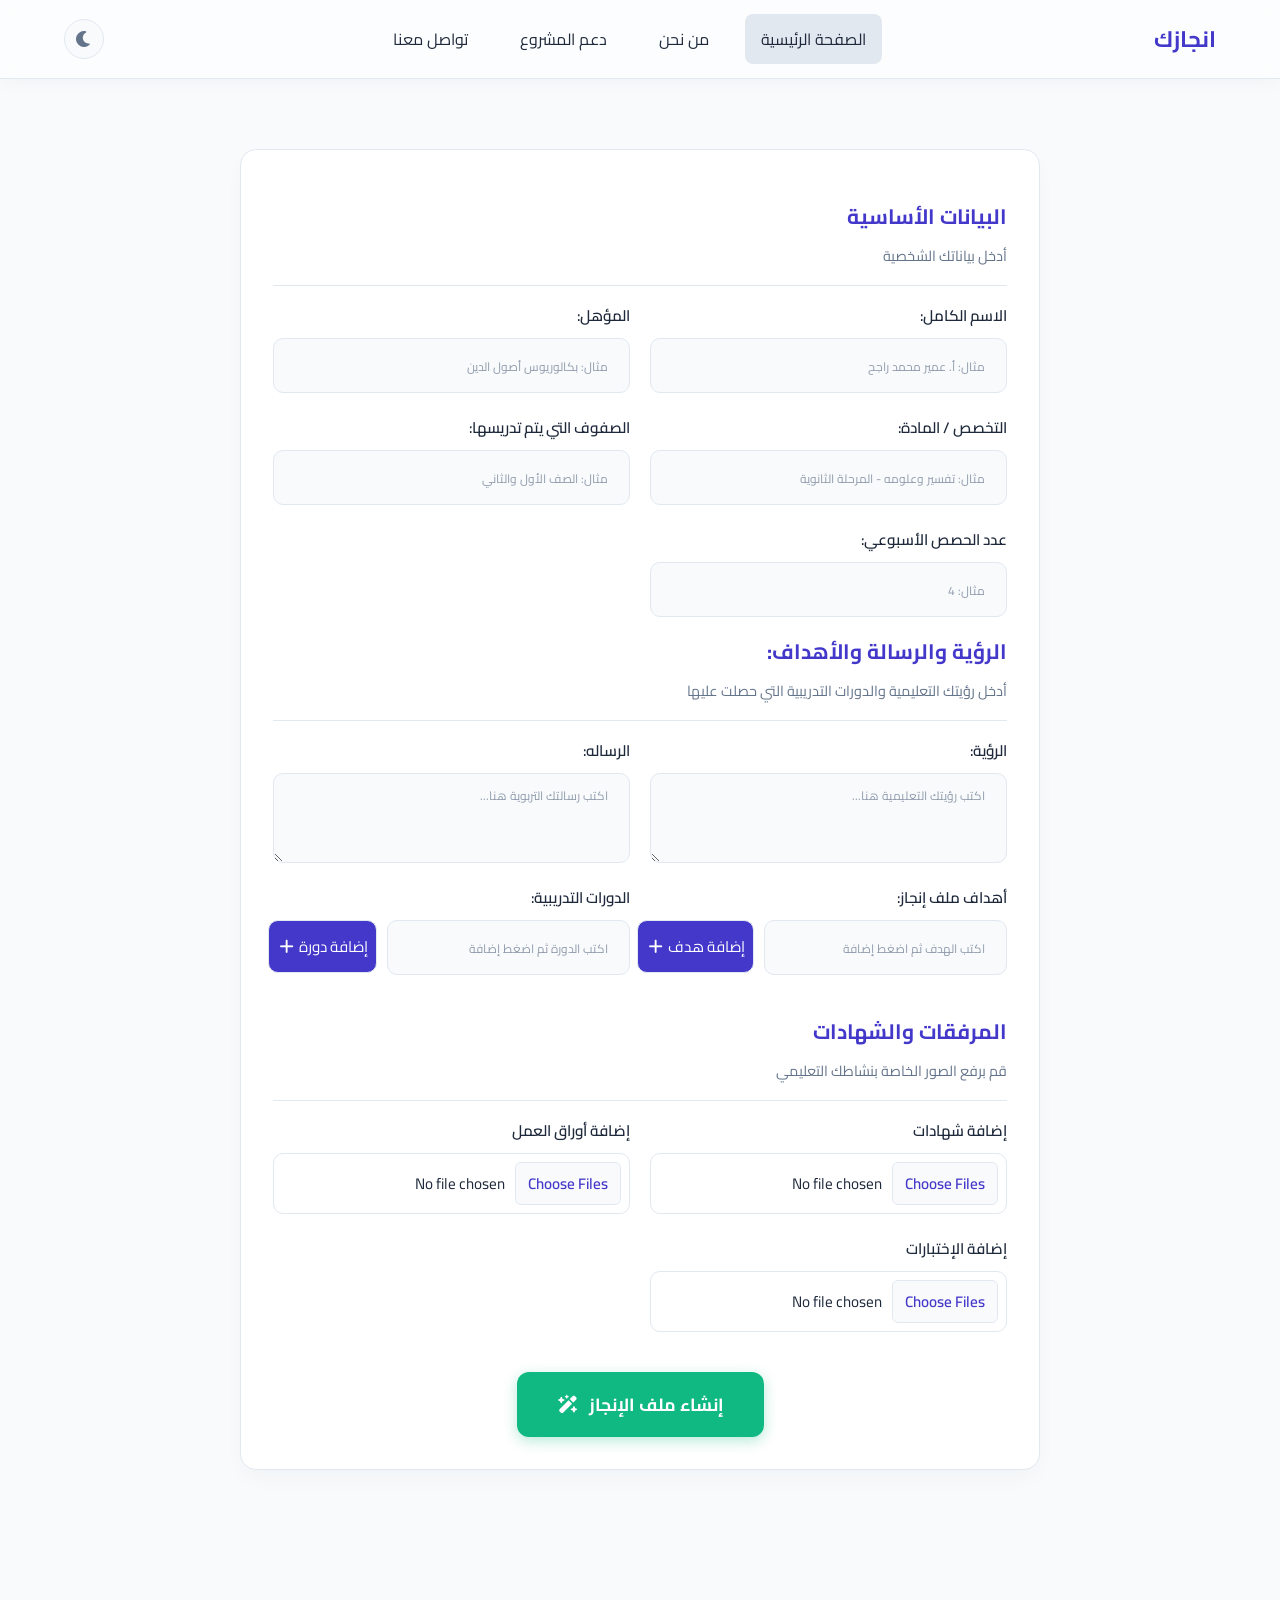
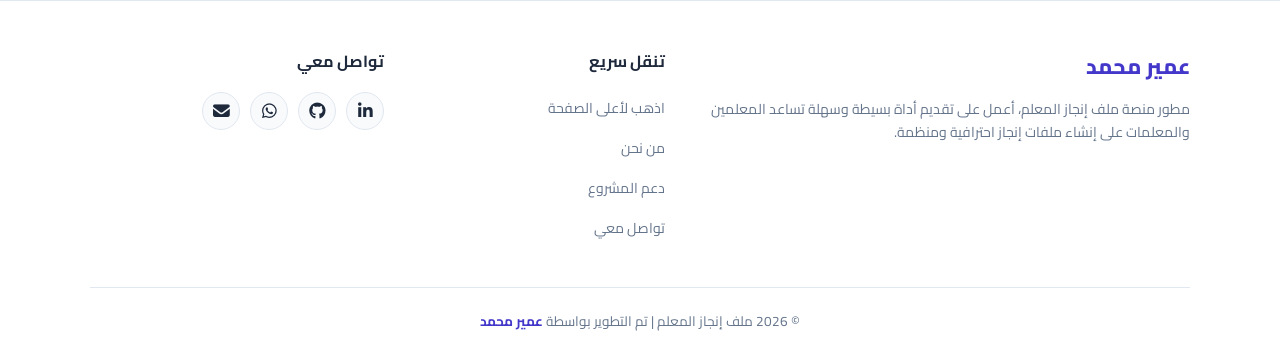
<file: index.html>
<!DOCTYPE html>
<html lang="en">

<head>
    <meta charset="UTF-8">
    <meta name="viewport" content="width=device-width, initial-scale=1.0">
    <title>ملف انجاز</title>
    <link rel="shortcut icon" href="fav.png" type="image/x-icon">
    <link rel="preconnect" href="https://fonts.googleapis.com">
    <link rel="preconnect" href="https://fonts.gstatic.com" crossorigin>

    <link href="https://fonts.googleapis.com/css2?family=Cairo:wght@400;500;600;700;800&display=swap" rel="stylesheet">
    <link rel="stylesheet" href="icons/css/all.min.css">
    <link rel="stylesheet" href="css/style.css">
</head>

<body>
    <nav>
        <div class="container">
            <div class="logo">
                <h2>انجازك</h2>
            </div>
            <ul>
                <li><a class="active" href="index.html">الصفحة الرئيسية</a></li>
                <li><a href="about.html">من نحن</a></li>
                <li><a href="support.html">دعم المشروع</a></li>
                <li><a href="contact.html">تواصل معنا</a></li>
            </ul>
             <div class="icons">
                <div class="bars">
                <i class="fa-solid fa-bars"></i>
            </div>
            <div class="theme">
                <i class="fa-solid fa-moon"></i>
            </div>
             </div>
        </div>
    </nav>

    <section class="form-section">
        <div class="container">
                    <p class="errMessage"></p>
            <div class="form-header">
                <h3>البيانات الأساسية</h3>
                <p>أدخل بياناتك الشخصية</p>
            </div>

            <div class="form">
                <div class="box">
                    <label for="name">الاسم الكامل:</label>
                    <input type="text" id="name" placeholder="مثال: أ. عمير محمد راجح">
                </div>
                <div class="box">
                    <label for="degreeUniversy">المؤهل:</label>
                    <input type="text" id="degreeUniversy" placeholder="مثال: بكالوريوس أصول الدين">
                </div>
                <div class="box">
                    <label for="jobTitle">التخصص / المادة:</label>
                    <input type="text" id="jobTitle" placeholder="مثال: تفسير وعلومه - المرحلة الثانوية">
                </div>
                <div class="box">
                    <label for="classes">الصفوف التي يتم تدريسها:</label>
                    <input type="text" id="classes" placeholder="مثال: الصف الأول والثاني">
                </div>
                <div class="box">
                    <label for="count">عدد الحصص الأسبوعي:</label>
                    <input type="text" id="countClasses" placeholder="مثال: 4">
                </div>
            </div>
            <div class="form-header">
                <h3>الرؤية والرسالة والأهداف:</h3>
                <p>أدخل رؤيتك التعليمية والدورات التدريبية التي حصلت عليها</p>
            </div>
            <div class="form">
                <div class="box">
                    <label for="sea">الرؤية:</label>
                    <textarea id="sea"placeholder="اكتب رؤيتك التعليمية هنا..."></textarea>
                </div>
                <div class="box">
                    <label for="message">الرساله:</label>
                    <textarea id="message" placeholder="اكتب رسالتك التربوية هنا..."></textarea>
                </div>
                <div class="box ">
                    <label for="goals">أهداف ملف إنجاز:</label>
                    <div class="goalBox">
                        <div>
                            <input type="text" id="goals" placeholder="اكتب الهدف ثم اضغط إضافة">
                        </div>
                        <div>
                            <button class="addGoal">إضافة هدف <i class="fa-solid fa-plus"></i></button>
                        </div>
                    </div>
                    <ul class="dynamic-list" id="goalsList">
                       
                    </ul>
                </div>
                <div class="box ">
                    <label for="courses">الدورات التدريبية:</label>
                    <div class="goalBox">
                        <div>
                            <input type="text" id="courses" placeholder="اكتب الدورة ثم اضغط إضافة">
                        </div>
                        <div>
                            <button class="addCourse">إضافة دورة <i class="fa-solid fa-plus"></i></button>
                        </div>
                    </div>
                    <ul class="dynamic-list" id="coursesList">
                       
                    </ul>
                </div>
            </div>
            <div class="form-header">
                <h3>المرفقات والشهادات</h3>
                <p>قم برفع الصور الخاصة بنشاطك التعليمي</p>
            </div>

            <div class="form">
                <div class="box">
                    <label for="creatives">إضافة شهادات</label>
                    <input type="file" multiple id="creatives">
                </div>
                <div class="box">
                    <label for="worksPaper">إضافة أوراق العمل</label>
                    <input type="file" multiple id="worksPaper" >
                </div>
                <div class="box">
                    <label for="tasks">إضافة الإختبارات</label>
                    <input type="file" multiple id="tasks" >
                </div>
            </div>
            <p class="errFiles"></p>
            <div class="form-actions">
                <button class="submit-btn" id="generateBtn">
                     إنشاء ملف الإنجاز <i class="fa-solid fa-wand-magic-sparkles"></i>
                </button>
            </div>
        </div>
    </section>

    <section class="portfolio" id="portfolioSection">
    <div class="container">
        
        <div class="portfolio-controls">
            <div class="controls-title">
                <i class="fa-solid fa-file-pdf"></i>
                <span>معاينة ملف الإنجاز النهائي</span>
            </div>
            <div class="controls-buttons">
                <!-- <button class="btn-action btn-secondary">
                    <i class="fa-solid fa-pen-to-square"></i> تعديل البيانات
                </button> -->
                <button class="btn-action btn-primary" onclick="window.print()">
                    <i class="fa-solid fa-print"></i> طباعة / حفظ كـ PDF
                </button>
            </div>
        </div>

        <div class="portfolio-paper" id="printableArea">
            
            <div class="paper-header">
                <div class="paper-title">
                    <h1>ملف إنجاز المعلم</h1>
                    <p>للعام الدراسي 2025 - 2026 م</p>
                </div>
                <div class="paper-badge">
                    <span>موثق رسمياً</span>
                </div>
            </div>

            <div class="paper-grid">
                <div class="info-card">
                    <span class="label">الاسم:</span>
                    <strong class="value" id="previewName"></strong>
                </div>
                <div class="info-card">
                    <span class="label">التخصص / المادة:</span>
                    <strong class="value" id="previewJobTitle">   </strong>
                </div>
                <div class="info-card">
                    <span class="label">المؤهل العلمي:</span>
                    <strong class="value" id="previewDegree">   </strong>
                </div>
                <div class="info-card">
                    <span class="label">الصفوف المدرسية:</span>
                    <strong class="value" id="previewClasses"></strong>
                </div>
                <div class="info-card">
                    <span class="label">عدد الحصص:</span>
                    <strong class="value" id="previewCount">  </strong>
                </div>
                <div class="info-card">
                    <span class="label">حالة الملف:</span>
                    <strong class="value status-badge"><i class="fa-solid fa-check-circle"></i> مكتمل</strong>
                </div>
            </div>

<div class="paper-section">
    <h3 class="section-heading"><i class="fa-solid fa-eye"></i> الرؤية والرسالة التربوية</h3>
    <div class="paper-box">
        <p><strong>الرؤية:</strong> <span id="previewVision"></span></p>
    </div>
    <div class="paper-box">
        <p><strong>الرسالة:</strong> <span id="previewMessage"></span></p>
    </div>
</div>

<div class="paper-section">
    <h3 class="section-heading"><i class="fa-solid fa-bullseye"></i> أهداف ملف الإنجاز</h3>
    <ul class="paper-list" id="previewGoalsList">
       
    </ul>
</div>

<div class="paper-section">
    <h3 class="section-heading"><i class="fa-solid fa-graduation-cap"></i> الدورات التدريبية والورش</h3>
    <ul class="paper-list" id="previewCoursesList">
        
    </ul>
</div>



<div class="paper-section" id="creativesSec">
    <h3 class="section-heading"><i class="fa-solid fa-award"></i> شهادات الشكر والتقدير</h3>
    <div class="images-gallery">
        
        <div class="img-card">
            <div class="img-wrapper previewCreativs">
                
            </div>
        </div>

    </div>
</div>

<div class="paper-section" id="worksSec">
    <h3 class="section-heading"><i class="fa-solid fa-file-image"></i> أوراق العمل والأنشطة</h3>
    <div class="images-gallery">
        
        <div class="img-card">
            <div class="img-wrapper previewActivety">
            </div>
        </div>

    </div>
</div>

<div class="paper-section" id="tasksSec">
    <h3 class="section-heading"><i class="fa-solid fa-clipboard-check"></i> نماذج الاختبارات</h3>
    <div class="images-gallery">
        
        <div class="img-card">
            <div class="img-wrapper previewTasks">
            </div>
        </div>

    </div>
</div>


            <div class="paper-footer">
                <span>تم إنشاء هذا الملف بواسطة منصة إنجازك التعليمية</span>
                <span>تاريخ الطباعة: <span id="currentDate"></span></span>
            </div>

        </div>
    </div>
</section>

<footer class="main-footer">
    <div class="footer-container">
        
        <div class="footer-col brand-col">
            <h3 class="footer-logo">عمير محمد</h3>
            <p class="footer-desc">
                مطور منصة ملف إنجاز المعلم، أعمل على تقديم أداة بسيطة وسهلة تساعد المعلمين والمعلمات على إنشاء ملفات إنجاز احترافية ومنظمة.
            </p>
        </div>

        <div class="footer-col links-col">
            <h4 class="footer-title">تنقل سريع</h4>
            <ul class="footer-links">
                <li id="top"><a href="#">اذهب لأعلى الصفحة</a></li>
                <li><a href="about.HTML">من نحن</a></li>
                <li><a href="support.html">دعم المشروع</a></li>
                <li><a href="contact.html">تواصل معي</a></li>
            </ul>
        </div>

        <div class="footer-col social-col">
            <h4 class="footer-title">تواصل معي</h4>
            <div class="social-links">
                <a href="https://www.linkedin.com/in/omair-mohammed66/" target="_blank" class="social-icon" title="LinkedIn">
                    <i class="fa-brands fa-linkedin-in"></i>
                </a>
                <a href="https://github.com/omair-660" target="_blank" class="social-icon" title="GitHub">
                    <i class="fa-brands fa-github"></i>
                </a>
                <a href="https://wa.me/201204533680" target="_blank" class="social-icon" title="WhatsApp">
                    <i class="fa-brands fa-whatsapp"></i>
                </a>
                <a href="mailto:omairshop6@gmail.com" class="social-icon" title="البريد الإلكتروني">
                    <i class="fa-solid fa-envelope"></i>
                </a>
            </div>
        </div>

    </div>

    <div class="footer-bottom">
        © 2026 ملف إنجاز المعلم | تم التطوير بواسطة <strong>عمير محمد</strong>
    </div>
</footer>

    <script src="js/common.js"></script>
    <script src="js/main.js"></script>
</body>

</html>
</file>
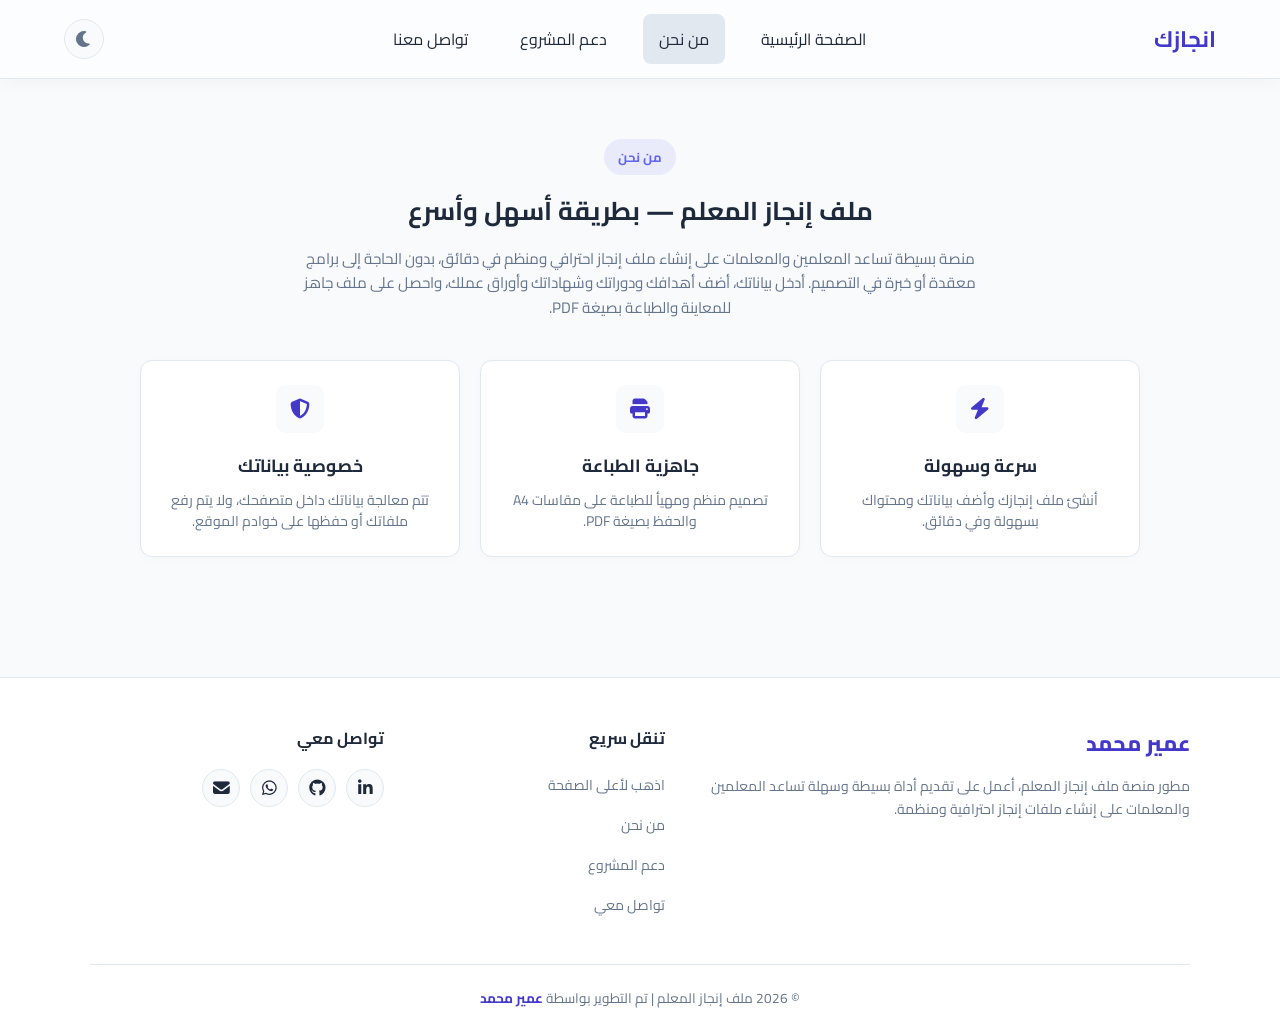
<file: about.html>
<!DOCTYPE html>
<html lang="en">
<head>
    <meta charset="UTF-8">
    <meta name="viewport" content="width=device-width, initial-scale=1.0">
    <title>Document</title>
   <link rel="shortcut icon" href="fav.png" type="image/x-icon">
    <link rel="preconnect" href="https://fonts.googleapis.com">
    <link rel="preconnect" href="https://fonts.gstatic.com" crossorigin>

    <link href="https://fonts.googleapis.com/css2?family=Cairo:wght@400;500;600;700;800&display=swap" rel="stylesheet">
    <link rel="stylesheet" href="icons/css/all.min.css">
    <link rel="stylesheet" href="css/style.css"></head>
<body>
    <nav>
        <div class="container">
            <div class="logo">
                <h2>انجازك</h2>
            </div>
            <ul>
                <li><a href="index.html">الصفحة الرئيسية</a></li>
                <li><a class="active" href="about.html">من نحن</a></li>
                <li><a href="support.html">دعم المشروع</a></li>
                <li><a href="contact.html">تواصل معنا</a></li>
            </ul>
             <div class="icons">
                <div class="bars">
                <i class="fa-solid fa-bars"></i>
            </div>
            <div class="theme">
                <i class="fa-solid fa-moon"></i>
            </div>
             </div>
        </div>
    </nav>
<section class="about-section" id="about">
    <div class="container">
        <div class="about-header">
            <span class="badge-tag">من نحن</span>
            <h2>ملف إنجاز المعلم — بطريقة أسهل وأسرع</h2>
            <p>منصة بسيطة تساعد المعلمين والمعلمات على إنشاء ملف إنجاز احترافي ومنظم في دقائق، بدون الحاجة إلى برامج معقدة أو خبرة في التصميم.
أدخل بياناتك، أضف أهدافك ودوراتك وشهاداتك وأوراق عملك، واحصل على ملف جاهز للمعاينة والطباعة بصيغة PDF.</p>
        </div>

        <div class="features-grid">
            <div class="feature-card">
                <div class="feature-icon"><i class="fa-solid fa-bolt"></i></div>
                <h3>سرعة وسهولة</h3>
                <p>أنشئ ملف إنجازك وأضف بياناتك ومحتواك بسهولة وفي دقائق.</p>
            </div>

            <div class="feature-card">
                <div class="feature-icon"><i class="fa-solid fa-print"></i></div>
                <h3>جاهزية الطباعة</h3>
                <p>تصميم منظم ومهيأ للطباعة على مقاسات A4 والحفظ بصيغة PDF.</p>
            </div>

            <div class="feature-card">
                <div class="feature-icon"><i class="fa-solid fa-shield-halved"></i></div>
                <h3>خصوصية بياناتك</h3>
                <p>تتم معالجة بياناتك داخل متصفحك، ولا يتم رفع ملفاتك أو حفظها على خوادم الموقع.</p>
            </div>
        </div>
    </div>
</section>

<footer class="main-footer">
    <div class="footer-container">
        
        <div class="footer-col brand-col">
            <h3 class="footer-logo">عمير محمد</h3>
            <p class="footer-desc">
                مطور منصة ملف إنجاز المعلم، أعمل على تقديم أداة بسيطة وسهلة تساعد المعلمين والمعلمات على إنشاء ملفات إنجاز احترافية ومنظمة.
            </p>
        </div>

        <div class="footer-col links-col">
            <h4 class="footer-title">تنقل سريع</h4>
            <ul class="footer-links">
                <li id="top"><a href="#">اذهب لأعلى الصفحة</a></li>
                <li><a href="about.HTML">من نحن</a></li>
                <li><a href="support.html">دعم المشروع</a></li>
                <li><a href="contact.html">تواصل معي</a></li>
            </ul>
        </div>

        <div class="footer-col social-col">
            <h4 class="footer-title">تواصل معي</h4>
            <div class="social-links">
                <a href="https://www.linkedin.com/in/omair-mohammed66/" target="_blank" class="social-icon" title="LinkedIn">
                    <i class="fa-brands fa-linkedin-in"></i>
                </a>
                <a href="https://github.com/omair-660" target="_blank" class="social-icon" title="GitHub">
                    <i class="fa-brands fa-github"></i>
                </a>
                <a href="https://wa.me/201204533680" target="_blank" class="social-icon" title="WhatsApp">
                    <i class="fa-brands fa-whatsapp"></i>
                </a>
                <a href="mailto:omairshop6@gmail.com" class="social-icon" title="البريد الإلكتروني">
                    <i class="fa-solid fa-envelope"></i>
                </a>
            </div>
        </div>

    </div>

    <div class="footer-bottom">
        © 2026 ملف إنجاز المعلم | تم التطوير بواسطة <strong>عمير محمد</strong>
    </div>
</footer>

<script src="js/common.js"></script>
</body>
</html>
</file>
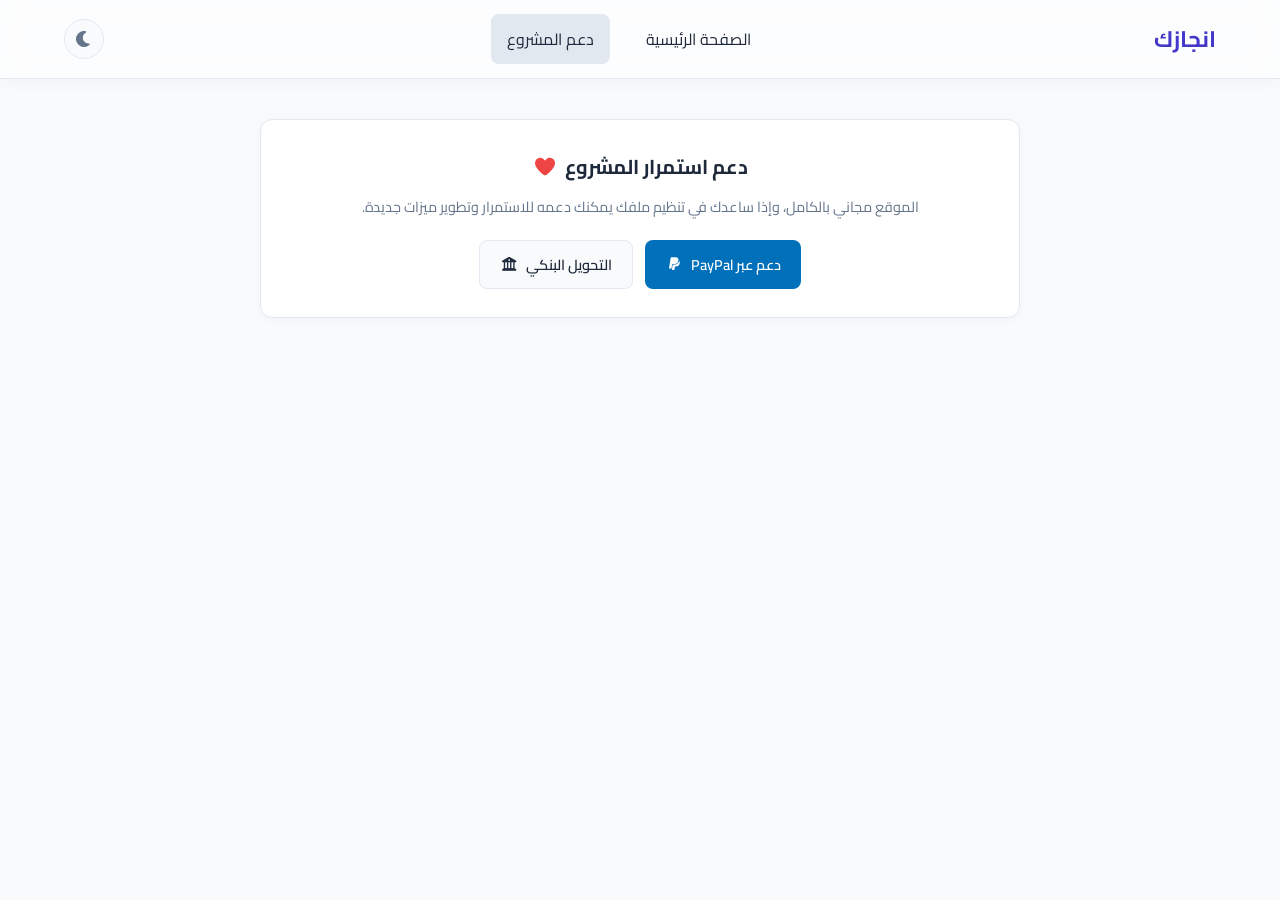
<file: support.html>
<!DOCTYPE html>
<html lang="en">

<head>
    <meta charset="UTF-8">
    <meta name="viewport" content="width=device-width, initial-scale=1.0">
    <title>دعم المشروع</title>
    <link rel="preconnect" href="https://fonts.googleapis.com">
    <link rel="preconnect" href="https://fonts.gstatic.com" crossorigin>

    <link href="https://fonts.googleapis.com/css2?family=Cairo:wght@400;500;600;700;800&display=swap" rel="stylesheet">
    <link rel="stylesheet" href="icons/css/all.min.css">
    <link rel="stylesheet" href="css/style.css">
</head>

<body>
    <nav>
        <div class="container">
            <div class="logo">
                <h2>انجازك</h2>
            </div>
            <ul>
                <li><a href="index.html">الصفحة الرئيسية</a></li>
                <li><a class="active" href="support.html">دعم المشروع</a></li>
            </ul>
            <div class="theme">
                <i class="fa-solid fa-moon"></i>
            </div>
        </div>
    </nav>


    <section class="support-section">
        <div class="support-card">
            <h2> دعم استمرار المشروع <i class="fa-solid fa-heart"></i></h2>
            <p>الموقع مجاني بالكامل، وإذا ساعدك في تنظيم ملفك يمكنك دعمه للاستمرار وتطوير ميزات جديدة.</p>

            <div class="support-methods">
                <a href="https://paypal.me/Omair660" target="_blank" class="btn-support paypal-btn">
                    دعم عبر PayPal <i class="fa-brands fa-paypal"></i>
                </a>

                <button id="bankBtn" class="btn-support bank-btn">
                    التحويل البنكي <i class="fa-solid fa-university"></i>
                </button>
            </div>
            
            <div id="bankInfo" class="bank-info hidden">
                <div class="bank-details">
                    <p><strong>اسم البنك:</strong> مصرف الراجحي</p>
                    <!-- <p><strong>اسم المستفيد:</strong> عمير محمد</p> -->
                    <div class="copyCon" id="copyIbanBtn">
                            <p>
                                <strong>الآيبان (IBAN):</strong>
                                <span id="ibanValue">SA0000000000000000000000</span>
                        </p>
                           <div class="copy">
                             <i class="fa-regular fa-copy copyd" ></i>
                            <p>نسخ الايبان</p>
                           </div>
                        </div>
                </div>
            </div>
        </div>
    </section>

    <script src="js/common.js"></script>
    <script src="js/support.js"></script>
</body>

</html>
</file>
<file: css/style.css>
* {
  margin: 0;
  padding: 0;
  box-sizing: border-box;
  font-family: "Cairo", sans-serif;
}
html {
  scroll-behavior: smooth;
}
:root {
  --primary: #4338ca;
  --primary-light: #6366f1;
  --secondary: #10b981;
  --nav: rgba(255, 255, 255, 0.6);
  --err: #fff5f4;

  --bg: #f8fafc;
  --surface: #ffffff;

  --text: #1e293b;
  --text-light: #64748b;
  --border: #e2e8f0;
}
.dark {
  --primary: #818cf8;
  --primary-light: #a5b4fc;
  --secondary: #34d399;
  --nav: rgba(0, 0, 0, 0.6);
  --err: #c6ada9;

  --bg: #0f172a;
  --surface: #1e293b;

  --text: #f8fafc;
  --text-light: #94a3b8;
  --border: #334155;
}
body {
  direction: rtl;
  background-color: var(--bg);
}
.container {
  width: 90%;
  max-width: 1200px;
  margin: auto;
}
section,
footer {
  padding: 70px 0;
}
nav {
  padding: 14px 0;
  position: sticky;
  top: 0;
  z-index: 100;
  background-color: var(--nav);
  backdrop-filter: blur(12px);
  -webkit-backdrop-filter: blur(12px);
  border-bottom: 1px solid var(--border);
  box-shadow: 0 4px 20px -2px rgba(30, 41, 59, 0.04);
  transition: background-color 0.3s ease;
}

nav .container {
  display: flex;
  justify-content: space-between;
  align-items: center;
}

nav .logo h2 {
  color: var(--primary);
  font-size: 1.4rem;
  font-weight: 700;
  text-transform: uppercase;
}
nav ul {
  display: flex;
  align-items: center;
  gap: 20px;
  list-style: none;
}
nav ul li {
  transition: 0.5s;
}
nav ul li a.active {
  background: var(--border);
}
nav ul li a.active:hover {
  color: var(--border);
  background: var(--text);
  border-radius: 8px;
}
nav ul li a {
  border-radius: 8px;
  display: block;
  padding: 10px 16px;
  text-decoration: none;
  color: var(--text);
  transition: 0.5s;
}
nav ul li:hover a {
  background: var(--border);
}

nav .theme,
nav .bars {
  width: 40px;
  height: 40px;
  border-radius: 50%;
  background-color: var(--bg);
  border: 1px solid var(--border);
  color: var(--text-light);

  display: flex;
  align-items: center;
  justify-content: center;
  cursor: pointer;
  transition: all 0.2s ease;
}
nav .bars {
  display: none;
}
nav .theme:hover,
nav .bars:hover {
  color: var(--primary);
  border-color: var(--primary-light);
  transform: scale(1.05);
}
nav .theme:active,
nav .bars:active {
  transform: scale(0.9);
}

.form-section .container {
  background-color: var(--surface);
  border: 1px solid var(--border);
  border-radius: 16px;
  padding: 32px;
  box-shadow: 0 10px 25px -5px rgba(30, 41, 59, 0.04);
  max-width: 800px;
  margin: 0 auto;
  position: relative;
}

.form-header {
  margin-bottom: 24px;
  border-bottom: 1px solid var(--border);
  padding-bottom: 16px;
  margin: 15px 0;
}

.form-header h3 {
  color: var(--primary);
  font-size: 1.3rem;
  margin-bottom: 6px;
}

.form-header p {
  color: var(--text-light);
  font-size: 0.9rem;
}

.form-section .container .form {
  display: grid;
  grid-template-columns: repeat(auto-fit, minmax(260px, 1fr));
  gap: 20px;
}

.box {
  display: flex;
  flex-direction: column;
  gap: 8px;
}

.box label {
  color: var(--text);
  font-size: 0.95rem;
  font-weight: 600;
}

.box input,
.box textarea,
.goalBox button {
  background-color: var(--bg);
  border: 1.5px solid var(--border);
  color: var(--text);
  padding: 12px 16px;
  border-radius: 10px;
  font-size: 0.95rem;
  outline: none;
  transition: all 0.25s ease;
}

.box textarea {
  min-height: 90px;
  resize: vertical;
  font-family: inherit;
  line-height: 1.6;
}

.box input::placeholder,
.box textarea::placeholder {
  color: var(--text-light);
  opacity: 0.7;
  font-family: "cairo";
  font-size: 12px;
  padding-right: 5px;
}

.box input:focus,
.box textarea:focus {
  background-color: var(--surface);
  border-color: var(--primary-light);
  box-shadow: 0 0 0 4px rgba(99, 102, 241, 0.12);
}

p.errMessage ,.errContact {
  padding: 10px;
  width: 100%;
  margin: auto;
  text-align: center;
  background: var(--err);
  border-radius: 8px;
  color: #f44336;
  font-size: 17px;
  font-weight: 600;
  animation: shake 0.2s ease-in-out;
  display: none;
  position: sticky;
  top: 100px;
  z-index: 2;
}
.errContact{
  position: static;
}
@keyframes shake {
  0%,
  100% {
    transform: translateX(0);
  }
  25% {
    transform: translateX(-4px);
  }
  75% {
    transform: translateX(4px);
  }
}
.goalBox {
  display: flex;
  gap: 10px;
  width: 100%;
}

.goalBox input {
  flex: 1;
}
.goalBox button {
  background-color: var(--primary);
  padding: 11px 8px;
  text-wrap: nowrap;
  color: var(--surface);
  cursor: pointer;
}
.goalBox button:hover {
  background: var(--primary-light);
}
.goalBox button:focus {
  box-shadow: 0 0 0 4px rgba(99, 102, 241, 0.12);
}
.box input[type="file"] {
  padding: 8px;
  background-color: var(--surface);
  cursor: pointer;
}

.box input[type="file"]::file-selector-button {
  background-color: var(--bg);
  color: var(--primary);
  border: 1px solid var(--border);
  padding: 6px 12px;
  border-radius: 6px;
  margin-left: 10px;
  font-family: inherit;
  font-weight: 600;
  cursor: pointer;
  transition: all 0.2s ease;
}

.box input[type="file"]::file-selector-button:hover {
  background-color: var(--primary);
  color: var(--surface);
}
.form-actions {
  margin-top: 40px;
  text-align: center;
}

.submit-btn {
  background-color: var(--secondary);
  color: var(--surface);
  border: none;
  padding: 16px 40px;
  font-size: 1.1rem;
  font-weight: 700;
  border-radius: 12px;
  cursor: pointer;
  display: inline-flex;
  align-items: center;
  gap: 10px;
  box-shadow: 0 4px 14px rgba(16, 185, 129, 0.3);
  transition: all 0.25s ease;
}

.submit-btn:hover {
  transform: translateY(-2px);
  box-shadow: 0 6px 20px rgba(16, 185, 129, 0.4);
  filter: brightness(1.1);
}

.submit-btn:active {
  transform: translateY(0);
}

.portfolio {
  background-color: var(--bg);
  padding: 40px 0 80px 0;
}

.portfolio-controls {
  background-color: var(--surface);
  border: 1px solid var(--border);
  border-radius: 12px;
  padding: 16px 24px;
  margin: 0 auto 24px;
  display: flex;
  justify-content: space-between;
  align-items: center;
  box-shadow: 0 4px 12px rgba(0, 0, 0, 0.03);
  max-width: 800px;
}

.controls-title {
  display: flex;
  align-items: center;
  gap: 10px;
  color: var(--primary);
  font-size: 1.1rem;
  font-weight: 700;
}

.controls-buttons {
  display: flex;
  gap: 12px;
}

.btn-action {
  padding: 10px 20px;
  border-radius: 8px;
  font-weight: 600;
  cursor: pointer;
  border: none;
  display: inline-flex;
  align-items: center;
  gap: 8px;
  transition: all 0.2s ease;
  font-family: inherit;
}

.btn-action.btn-primary {
  background-color: var(--primary);
  color: var(--surface);
}

.btn-action.btn-primary:hover {
  background-color: var(--primary-light);
}

.btn-action.btn-secondary {
  background-color: var(--bg);
  color: var(--text);
  border: 1px solid var(--border);
}

.btn-action.btn-secondary:hover {
  border-color: var(--primary-light);
  color: var(--primary);
}

.portfolio-paper {
  background-color: var(--surface);
  border: 1px solid var(--border);
  border-radius: 12px;
  padding: 40px;
  box-shadow: 0 15px 35px rgba(30, 41, 59, 0.08);
  max-width: 800px;
  margin: 0 auto;
  position: relative;
}

.paper-header {
  background: linear-gradient(135deg, var(--primary) 0%, #312e81 100%);
  color: #ffffff;
  border-radius: 12px;
  padding: 28px;
  display: flex;
  justify-content: space-between;
  align-items: center;
  margin-bottom: 28px;
}

.paper-title h1 {
  font-size: 1.8rem;
  font-weight: 800;
  margin-bottom: 4px;
}

.paper-title p {
  font-size: 0.95rem;
  opacity: 0.9;
}

.paper-badge span {
  background-color: rgba(255, 255, 255, 0.2);
  backdrop-filter: blur(5px);
  padding: 6px 16px;
  border-radius: 20px;
  font-size: 0.85rem;
  font-weight: 600;
  border: 1px solid rgba(255, 255, 255, 0.3);
}

.paper-grid {
  display: grid;
  grid-template-columns: repeat(auto-fit, minmax(240px, 1fr));
  gap: 16px;
  margin-bottom: 28px;
}

.info-card {
  background-color: var(--bg);
  border: 1px solid var(--border);
  padding: 12px 16px;
  border-radius: 10px;
  display: flex;
  flex-direction: column;
  gap: 4px;
}

.info-card .label {
  font-size: 0.8rem;
  color: var(--text-light);
}

.info-card .value {
  font-size: 0.95rem;
  color: var(--text);
}

.status-badge {
  color: var(--secondary) !important;
}

.paper-section {
  margin-bottom: 28px;
}

.section-heading {
  color: var(--primary);
  font-size: 1.15rem;
  font-weight: 700;
  border-bottom: 2px solid var(--border);
  padding-bottom: 8px;
  margin-bottom: 16px;
  display: flex;
  align-items: center;
  gap: 10px;
}

.paper-box {
  background-color: var(--bg);
  border-right: 4px solid var(--primary);
  border-top: 1px solid var(--border);
  border-bottom: 1px solid var(--border);
  border-left: 1px solid var(--border);
  padding: 14px 18px;
  border-radius: 0 8px 8px 0;
  margin-bottom: 12px;
  font-size: 0.95rem;
  line-height: 1.6;
  word-wrap: break-word;
  color: var(--text);
}
.paper-box strong {
  color: var(--text-light);
}
.paper-two-cols {
  display: grid;
  grid-template-columns: repeat(auto-fit, minmax(280px, 1fr));
  gap: 20px;
}

.col-box {
  background-color: var(--bg);
  border: 1px solid var(--border);
  padding: 18px;
  border-radius: 10px;
}

.col-box h4 {
  color: var(--primary);
  margin-bottom: 12px;
  font-size: 1rem;
}

.paper-list {
    list-style: none;
    padding: 0;
    display: grid;
    grid-template-columns: repeat(3,1fr);
}

.paper-list li {
  position: relative;
  padding-right: 22px;
  margin-bottom: 8px;
  font-size: 0.9rem;
  color: var(--text);
}

.paper-list li::before {
  content: "✓";
  position: absolute;
  right: 0;
  color: var(--secondary);
  font-weight: bold;
}

.badge-success {
  background-color: #d1fae5;
  color: #065f46;
  padding: 4px 10px;
  border-radius: 12px;
  font-size: 0.8rem;
  font-weight: 600;
}

.paper-footer {
  margin-top: 35px;
  padding-top: 16px;
  border-top: 1px dashed var(--border);
  display: flex;
  justify-content: space-between;
  font-size: 0.8rem;
  color: var(--text-light);
}
.errFiles {
  text-align: center;
  color: #b91010;
  font-weight: 600;
  font-size: 17px;
  margin-top: 20px;
}
.img-wrapper {
  display: grid;
  grid-template-columns: repeat(3, 1fr);
  gap: 10px;
}
.img-wrapper img {
  width: 100%;
  border-radius: 8px;
}
.dynamic-list {
  list-style: none;
  padding: 0;
  margin: 14px 0 0 0;
  display: flex;
  flex-direction: column;
  gap: 8px;
}

.dynamic-list li {
  transition: 0.5s;
  display: flex;
  align-items: center;
  justify-content: space-between;
  background-color: #f1f5f9;
  border: 1px solid #e2e8f0;
  padding: 10px 14px;
  border-radius: 8px;
  font-size: 0.88rem;
  color: #334155;
  animation: fadeIn 0.3s ease;
}
.dynamic-list li:hover {
  transform: scale(1.03);
}
.dynamic-list li span i {
  margin-left: 3px;
}
.dynamic-list li .delete-btn {
  background: transparent;
  border: none;
  color: #ef4444;
  cursor: pointer;
  padding: 4px;
  border-radius: 4px;
  transition: background-color 0.5s;
}

.dynamic-list li .delete-btn:hover {
  background-color: #fee2e2;
}

@keyframes fadeIn {
  from {
    opacity: 0;
    transform: translateY(-5px);
  }
  to {
    opacity: 1;
    transform: translateY(0);
  }
}

.main-footer {
  background-color: var(--surface);
  border-top: 1px solid var(--border);
  color: var(--text);
  padding: 45px 20px 20px 20px;
  margin-top: 60px;
  transition:
    background-color 0.3s ease,
    color 0.3s ease;
}

.footer-container {
  max-width: 1100px;
  margin: 0 auto;
  display: grid;
  grid-template-columns: 2fr 1fr 1.2fr;
  gap: 35px;
}

.footer-col h3.footer-logo {
  font-size: 1.35rem;
  font-weight: 800;
  color: var(--primary);
  margin-bottom: 12px;
}

.footer-col h4.footer-title {
  font-size: 1rem;
  font-weight: 700;
  color: var(--text);
  margin-bottom: 16px;
  position: relative;
}

.footer-desc {
  color: var(--text-light);
  font-size: 0.88rem;
  line-height: 1.6;
  margin: 0;
}

.footer-links {
  list-style: none;
  padding: 0;
  margin: 0;
}

.footer-links li {
  margin-bottom: 10px;
}

.footer-links a {
  color: var(--text-light);
  text-decoration: none;
  font-size: 0.88rem;
  transition:
    color 0.2s ease,
    transform 0.2s ease;
  display: inline-block;
}

.footer-links a:hover {
  color: var(--primary);
  transform: translateX(-4px);
}

.social-links {
  display: flex;
  gap: 10px;
  flex-wrap: wrap;
}

.social-icon {
  width: 38px;
  height: 38px;
  border-radius: 50%;
  background-color: var(--bg);
  border: 1px solid var(--border);
  color: var(--text);
  display: flex;
  align-items: center;
  justify-content: center;
  text-decoration: none;
  font-size: 1.05rem;
  transition: all 0.25s ease;
}

.social-icon:hover {
  background-color: var(--primary);
  color: #ffffff;
  border-color: var(--primary);
  transform: translateY(-3px);
  box-shadow: 0 4px 12px rgba(67, 56, 202, 0.25);
}

.footer-bottom {
  max-width: 1100px;
  margin: 35px auto 0 auto;
  padding-top: 20px;
  border-top: 1px solid var(--border);
  text-align: center;
  font-size: 0.85rem;
  color: var(--text-light);
}

.footer-bottom strong {
  color: var(--primary);
}

@media (max-width: 768px) {
  .footer-container {
    grid-template-columns: 1fr;
    gap: 25px;
  }
}

@media print {
  .main-footer {
    display: none !important;
  }
}

@media print {
  nav,
  .form-section,
  .portfolio-controls,
  footer,
  .theme {
    display: none !important;
  }

  body,
  .portfolio {
    background: #ffffff !important;
    padding: 0 !important;
    margin: 0 !important;
  }

  .container {
    width: 100% !important;
    max-width: 100% !important;
    padding: 0 !important;
    margin: 0 !important;
  }

  .portfolio-paper {
    border: none !important;
    box-shadow: none !important;
    padding: 0 !important;
    width: 100% !important;
  }

  * {
    -webkit-print-color-adjust: exact !important;
    print-color-adjust: exact !important;
  }

  @page {
    size: A4;
    margin: 12mm 15mm;
  }
  body,
  body.dark-mode {
    --bg: #ffffff !important;
    --surface: #ffffff !important;
    --text: #000000 !important;
    --text-light: #475569 !important;
    --border: #cbd5e1 !important;
  }
}

/* ===================================================
   تنسيق قسم دعم المشروع
=================================================== */
.support-section {
  max-width: 800px;
  margin: 40px auto;
  padding: 0 20px;
}

.support-card {
  background-color: var(--surface);
  border: 1px solid var(--border);
  border-radius: 12px;
  padding: 28px 20px;
  text-align: center;
  box-shadow: 0 2px 10px rgba(0, 0, 0, 0.03);
  transition:
    background-color 0.3s ease,
    border-color 0.3s ease;
}

.support-card h2 {
  font-size: 1.25rem;
  font-weight: 700;
  color: var(--text);
  margin-bottom: 8px;
  display: flex;
  align-items: center;
  justify-content: center;
  gap: 8px;
}

.support-card h2 i {
  color: #ef4444; /* لون أحمر رمز القلب */
}

.support-card p {
  color: var(--text-light);
  font-size: 0.9rem;
  margin-bottom: 20px;
}

/* أزرار الدعم */
.support-methods {
  display: flex;
  justify-content: center;
  gap: 12px;
  flex-wrap: wrap;
}

.btn-support {
  display: inline-flex;
  align-items: center;
  gap: 8px;
  padding: 10px 20px;
  border-radius: 8px;
  font-size: 0.9rem;
  font-weight: 600;
  cursor: pointer;
  text-decoration: none;
  transition: all 0.2s ease;
  border: none;
}

.paypal-btn {
  background-color: #0070ba;
  color: #ffffff;
}

.paypal-btn:hover {
  background-color: #005ea6;
  transform: translateY(-2px);
  box-shadow: 0 4px 12px rgba(0, 112, 186, 0.25);
}

.bank-btn {
  background-color: var(--bg);
  color: var(--text);
  border: 1px solid var(--border);
}

.bank-btn:hover {
  border-color: var(--primary);
  color: var(--primary);
  transform: translateY(-2px);
}

.bank-info {
  margin-top: 20px;
  padding: 16px 20px;
  background-color: var(--bg);
  border: 1px solid var(--border);
  border-radius: 8px;
  text-align: right;
  max-width: 420px;
  margin-left: auto;
  margin-right: auto;
  animation: fadeIn 0.3s ease;
}

.bank-info.hidden {
  display: none;
}

.bank-details p {
  margin: 6px 0;
  font-size: 0.88rem;
  color: var(--text);
  text-align: right;
}

.copyCon {
  display: flex;
  align-items: center;
  gap: 8px;
}
.copyCon .copy {
  position: relative;
}
.copyCon .copy i {
  color: var(--text);
  cursor: pointer;
}
.copyCon .copy p {
  position: absolute;
  top: calc(-50% + -20px);
  padding: 5px 10px;
  border-radius: 10px;
  left: 50%;
  transform: translateX(-50%);
  max-height: 0;
  overflow: hidden;
  opacity: 0;
  transition: 0.5s;
  white-space: nowrap;
  color: var(--text);
  background: var(--border);
  z-index: 2;
}
.copyCon .copy p::after {
  content: "";
  position: absolute;
  left: 50%;
  top: 90%;
  transform: translateX(-50%);
  border: 10px solid;
  border-color: transparent transparent transparent transparent;
  opacity: 0;
  max-height: 0;
  transition: 0.5s;
  z-index: -1;
}
.copyCon .copy:hover p {
  max-height: 200px;
  overflow: hidden;
  top: calc(-100% + -20px);
  opacity: 1;
  overflow: visible;
}
.copyCon .copy:hover p::after {
  opacity: 1;
  border-color: var(--border) transparent transparent transparent;
}

@media (max-width: 480px) {
  .goalBox {
    flex-direction: column;
    align-items: stretch;
  }

  .addCourse,
  .addGoal {
    justify-content: center;
    width: 100%;
  }
  .box input,
  .box textarea,
  .goalBox button {
    width: 100%;
  }
}

.about-section {
    padding: 60px 20px;
    background-color: var(--bg);
    transition: background-color 0.3s ease;
}

.about-header {
    text-align: center;
    max-width: 700px;
    margin: 0 auto 40px auto;
}

.badge-tag {
    background-color: rgba(99, 102, 241, 0.1);
    color: var(--primary-light);
    padding: 6px 14px;
    border-radius: 20px;
    font-size: 0.82rem;
    font-weight: 700;
    display: inline-block;
    margin-bottom: 12px;
}

.about-header h2 {
    font-size: 1.6rem;
    color: var(--text);
    margin-bottom: 12px;
}

.about-header p {
    color: var(--text-light);
    font-size: 0.95rem;
    line-height: 1.6;
}

.features-grid {
    display: grid;
    grid-template-columns: repeat(auto-fit, minmax(250px, 1fr));
    gap: 20px;
    max-width: 1000px;
    margin: 0 auto;
}

.feature-card {
    background-color: var(--surface);
    border: 1px solid var(--border);
    border-radius: 12px;
    padding: 24px;
    text-align: center;
    box-shadow: 0 2px 10px rgba(0, 0, 0, 0.02);
    transition: transform 0.2s ease, border-color 0.2s ease;
}

.feature-card:hover {
    transform: translateY(-4px);
    border-color: var(--primary-light);
}

.feature-icon {
    width: 48px;
    height: 48px;
    background-color: var(--bg);
    color: var(--primary);
    border-radius: 10px;
    display: flex;
    align-items: center;
    justify-content: center;
    font-size: 1.25rem;
    margin: 0 auto 16px auto;
}

.feature-card h3 {
    font-size: 1.1rem;
    color: var(--text);
    margin-bottom: 8px;
}

.feature-card p {
    font-size: 0.88rem;
    color: var(--text-light);
    line-height: 1.5;
}


.contact-section {
    padding: 60px 20px;
    background-color: var(--surface);
    border-top: 1px solid var(--border);
}

.contact-wrapper {
    max-width: 1000px;
    margin: 0 auto;
    display: grid;
    grid-template-columns: 1fr 1.3fr;
    gap: 40px;
    align-items: start;
}

.contact-info h3 {
    font-size: 1.4rem;
    color: var(--text);
    margin-bottom: 10px;
}

.contact-info p {
    color: var(--text-light);
    font-size: 0.9rem;
    margin-bottom: 25px;
    line-height: 1.5;
}

.info-items {
    display: flex;
    flex-direction: column;
    gap: 16px;
}

.info-item {
    display: flex;
    align-items: center;
    gap: 14px;
    background-color: var(--bg);
    padding: 12px 16px;
    border-radius: 8px;
    border: 1px solid var(--border);
}

.info-item i {
    font-size: 1.2rem;
    color: var(--primary);
}

.info-item div {
    display: flex;
    flex-direction: column;
    font-size: 0.88rem;
}

.info-item strong {
    color: var(--text);
}

.info-item span ,.info-item a {
    color: var(--text-light);
    /* text-decoration: none; */
    text-align: right;
}

.contact-form {
    display: flex;
    flex-direction: column;
    gap: 16px;
}

.form-group {
    display: flex;
    flex-direction: column;
    gap: 6px;
}

.form-group label {
    font-size: 0.88rem;
    font-weight: 600;
    color: var(--text);
}

.form-group input,
.form-group textarea {
    padding: 10px 14px;
    border: 1px solid var(--border);
    border-radius: 8px;
    background-color: var(--bg);
    color: var(--text);
    font-size: 0.9rem;
    outline: none;
    transition: border-color 0.2s ease;
    resize: none;
}

.form-group input:focus,
.form-group textarea:focus {
    border-color: var(--primary);
}

.btn-submit {
    background-color: var(--primary);
    color: #ffffff;
    border: none;
    padding: 12px;
    border-radius: 8px;
    font-weight: 600;
    cursor: pointer;
    display: inline-flex;
    align-items: center;
    justify-content: center;
    gap: 8px;
    transition: background-color 0.2s ease;
}

.btn-submit:hover {
    background-color: var(--primary-light);
}
.form-group input.err, .form-group textarea.err{
  border-color: #b91010;

}
@media (max-width: 768px) {
    .contact-wrapper {
        grid-template-columns: 1fr;
    }
}


@media (max-width: 568px) {
  .box input,
  .box textarea,
  .goalBox button {
    width: 100%;
  }
  nav ul {
    position: absolute;
    top: 100%;
    background: var(--nav);
    width: 100%;
    flex-direction: column;
    left: 0;
    padding:  0;
    max-height: 0;
    overflow: hidden;
    transition: 0.5s;
    opacity: 0;
  }
  nav .icons {
    display: flex;
    align-items: center;
    gap: 10px;
  }
  nav .bars {
    display: flex;
  }
  .form-section .container .form {
    grid-template-columns: 1fr;
  }
}
ul.open{
  backdrop-filter: blur(30px);
    max-height: 800px;
    overflow: visible;
    opacity: 1;
    padding: 40px 0;
}
nav .close{
    color: #e69696;
}
nav .bars.close:hover{
    border-color: #c6ada9;
}
</file>
